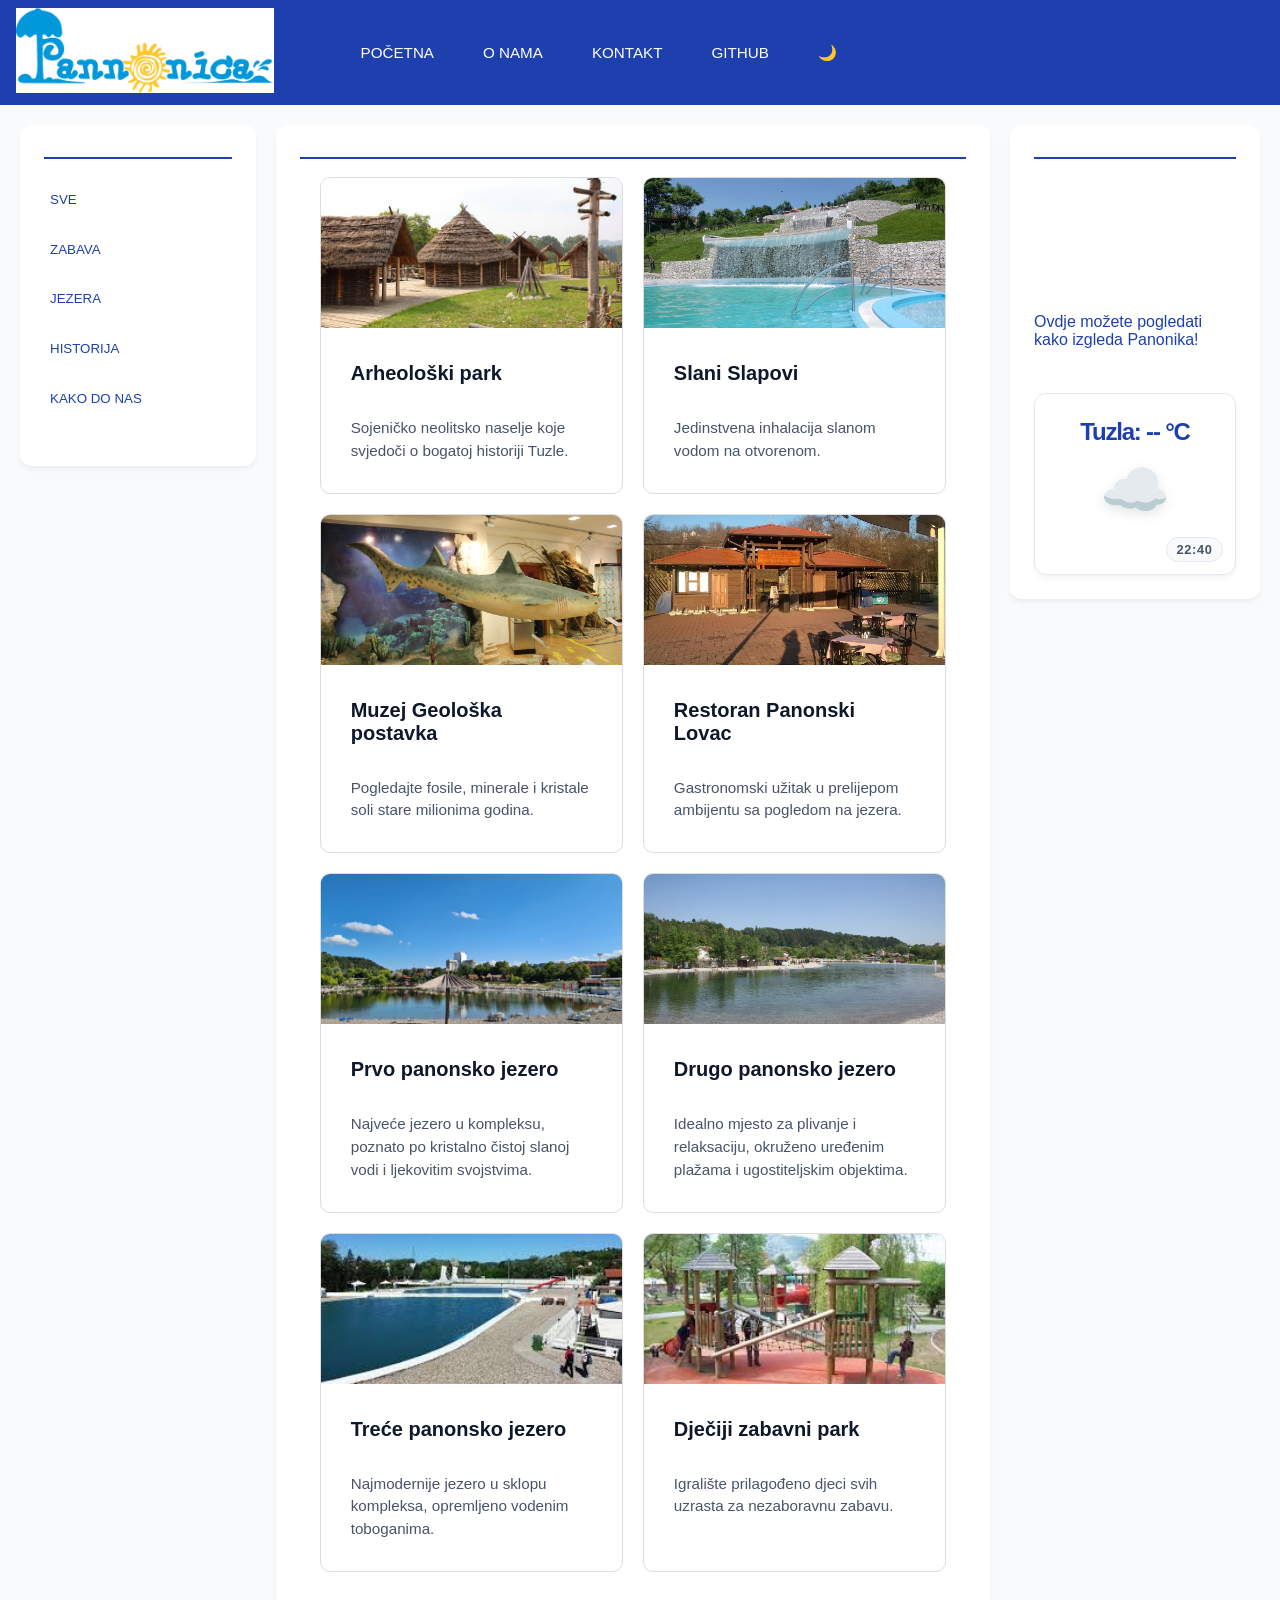
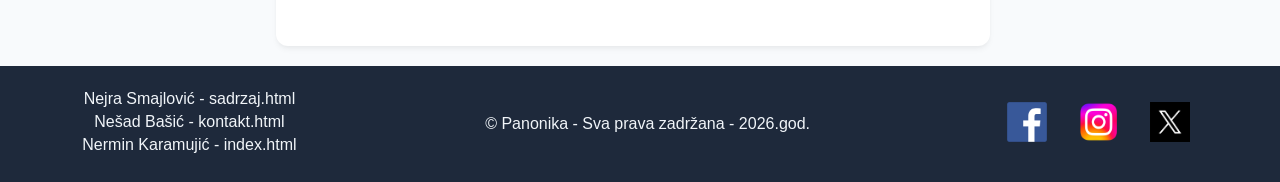
<file: index.html>
<!doctype html>
<html lang="bs">
  <head>
    <meta charset="UTF-8" />
    <meta name="viewport" content="width=device-width, initial-scale=1.0" />
    <title>Panonika Tuzla</title>

    <link rel="stylesheet" href="css/tptpstil.css" />
  </head>

  <body>
    <!-- header sa navigacijom -->
    <header id="header-container">
      <div>
        <a href="index.html"
          ><img src="images/images1.png" alt="Logo-Panonika"
        /></a>
      </div>
      <div id="drop-meni" class="tri-crtice-header">
        <span></span>
        <span></span>
        <span></span>
      </div>
      <div>
        <ul id="lista-u-headeru">
          <li>
            <a href="index.html">
              <button>POČETNA</button>
            </a>
          </li>

          <li>
            <a href="sadrzaj.html">
              <button>O NAMA</button>
            </a>
          </li>
          <li>
            <a href="kontakt.html">
              <button>KONTAKT</button>
            </a>
          </li>
          <li>
            <a
              target="_blank"
              href="https://github.com/nerminkaramujic/Grupa54-TPTP-2026"
            >
              <button>GITHUB</button>
            </a>
          </li>
          <li>
            <button id="tamna-tema-button">&#x1F319;</button>
          </li>
        </ul>
      </div>
    </header>
    <div id="glavni-container">
      <nav id="nav-na-indexu">
        <hr />

        <ul>
          <li><button id="sve-button">SVE</button></li>
          <li><button id="zabava-button">ZABAVA</button></li>
          <li><button id="jezera-button">JEZERA</button></li>
          <li><button id="historija-button">HISTORIJA</button></li>
          <li><button id="mapa-button">KAKO DO NAS</button></li>
        </ul>
      </nav>

      <main id="main-na-indexu">
        <hr />

        <section id="container-za-kartice"></section>

        <section id="container-za-kako-do-nas"></section>
      </main>

      <aside id="aside-na-indexu">
        <hr />
        <div>
          <iframe
            src="https://www.youtube-nocookie.com/embed/QECsd-wqip4"
            frameborder="0"
          ></iframe>
          <div><br />Ovdje možete pogledati kako izgleda Panonika!</div>
          <br />
        </div>

        <div id="vremenska-prognoza-container">
          <p id="aside-temperatura"></p>

          <span id="vrijeme-emotikon"></span>

          <div id="sat-container">00:00</div>
        </div>
      </aside>
    </div>
    <!-- zatvaranje diva glavni-container -->

    <footer id="footer-container">
      <div>
        <ul id="lista-u-footeru-autori">
          <li>Nejra Smajlović - sadrzaj.html</li>
          <li>Nešad Bašić - kontakt.html</li>
          <li>Nermin Karamujić - index.html</li>
        </ul>
      </div>

      <div>&copy; Panonika - Sva prava zadržana - 2026.god.</div>

      <div>
        <ul id="lista-u-footeru-slike">
          <a
            href="https://www.facebook.com/PanonikaTuzlaBiH/?locale=hr_HR"
            target="_blank"
            ><img src="images/fbimg.png" alt="facebook_logo"
          /></a>
          <a href="https://www.instagram.com/panonikatz/" target="_blank"
            ><img src="images/Instagram-Logo.png" alt="instagram_logo"
          /></a>
          <a href="https://x.com/Panonska_Jezera" target="_blank"
            ><img src="images/x_logo_avif.avif" alt="twitter_logo"
          /></a>
        </ul>
      </div>
    </footer>

    <script src="js/tptpskripte.js"></script>
  </body>
</html>
</file>
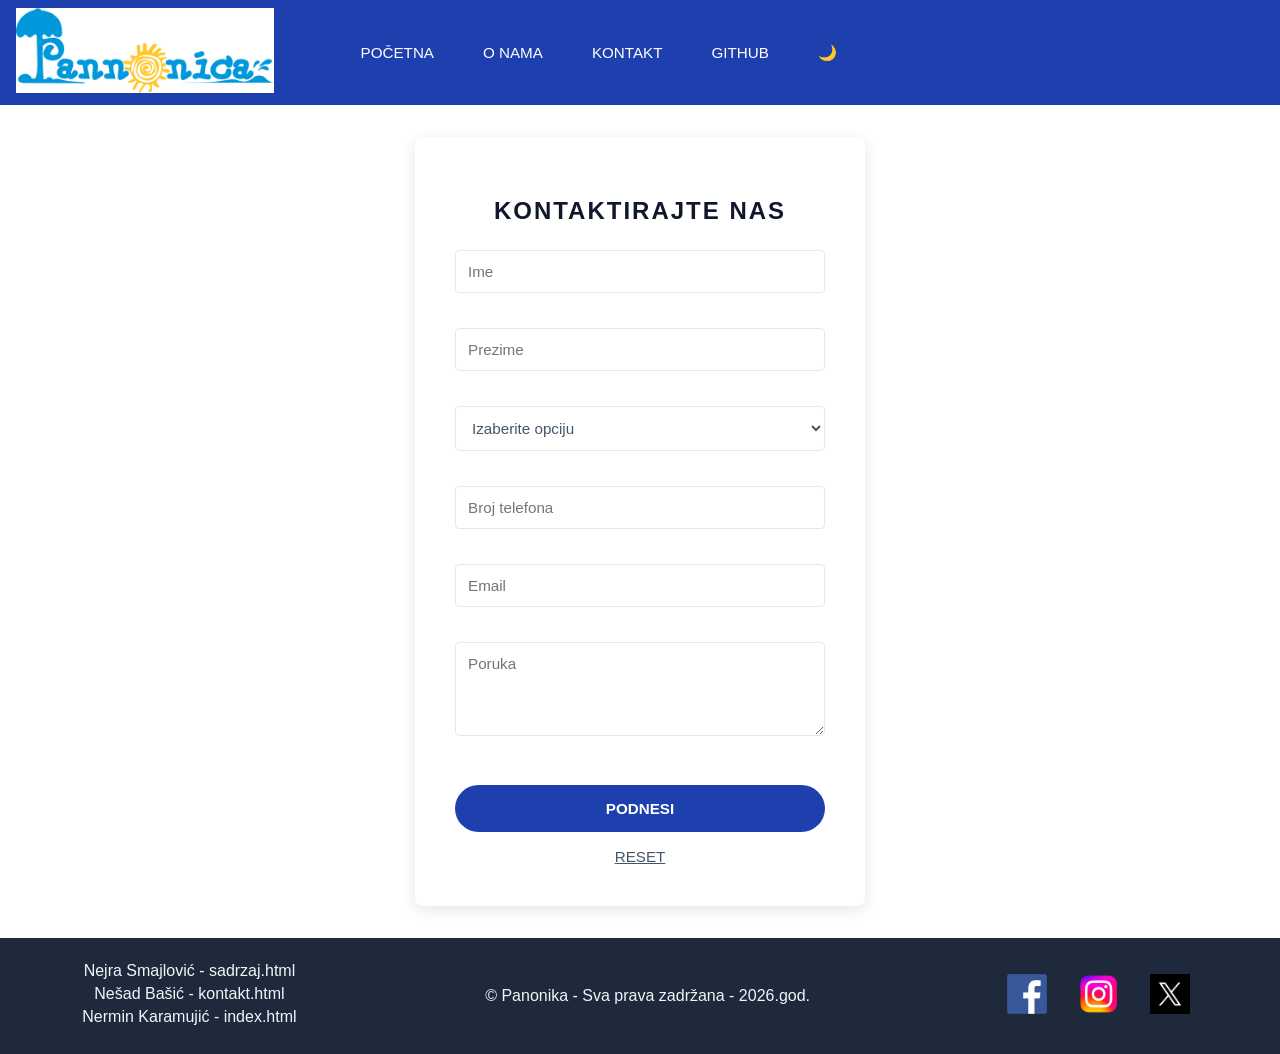
<file: kontakt.html>
<!doctype html>
<html lang="bs">
  <head>
    <meta charset="UTF-8" />
    <meta name="viewport" content="width=device-width, initial-scale=1.0" />
    <title>Panonika Tuzla</title>
    <link rel="stylesheet" href="css/tptpstil.css" />
  </head>
  <body id="tijelo-kontakt">
    <header id="header-container">
      <div>
        <a href="index.html"
          ><img src="images/images1.png" alt="Logo-Panonika"
        /></a>
      </div>
      <div id="drop-meni" class="tri-crtice-header">
        <span></span>
        <span></span>
        <span></span>
      </div>
      <div>
        <ul id="lista-u-headeru">
          <li>
            <a href="index.html">
              <button>POČETNA</button>
            </a>
          </li>

          <li>
            <a href="sadrzaj.html">
              <button>O NAMA</button>
            </a>
          </li>
          <li>
            <a href="kontakt.html">
              <button>KONTAKT</button>
            </a>
          </li>
          <li>
            <a
              target="_blank"
              href="https://github.com/nerminkaramujic/Grupa54-TPTP-2026"
            >
              <button>GITHUB</button>
            </a>
          </li>
          <li>
            <button id="tamna-tema-button">&#x1F319;</button>
          </li>
        </ul>
      </div>
    </header>

    <main class="container">
      <form id="contactForm" novalidate>
        <h2>KONTAKTIRAJTE NAS</h2>

        <section class="input-group">
          <label for="name" class="visually-hidden">Ime</label>
          <!-- Visually hidden je predlozio AI -->
          <input type="text" id="name" placeholder="Ime" autofocus />
          <!-- da se napravi jer bi bilo ljepse -->
          <span class="error-msg"></span>
        </section>

        <section class="input-group">
          <label for="surname" class="visually-hidden">Prezime</label>
          <input type="text" id="surname" placeholder="Prezime" />
          <span class="error-msg"></span>
        </section>

        <section class="input-group">
          <select id="subject">
            <option value="">Izaberite opciju</option>
            <option value="General">Generalni upit</option>
            <option value="Support">Tehnička podrška</option>
            <option value="Feedback">Povratne informacije</option>
          </select>
          <span class="error-msg"></span>
        </section>

        <section class="input-group">
          <label for="phone" class="visually-hidden">Broj telefona</label>
          <input type="text" id="phone" placeholder="Broj telefona" />
          <span class="error-msg"></span>
        </section>

        <section class="input-group">
          <label for="email" class="visually-hidden">Email</label>
          <input type="email" id="email" placeholder="Email" />
          <span class="error-msg"></span>
        </section>

        <section class="input-group">
          <label for="message" class="visually-hidden">Poruka</label>
          <textarea id="message" placeholder="Poruka" rows="4"></textarea>
          <span class="error-msg"></span>
        </section>

        <button type="submit" id="submitBtn">PODNESI</button>
        <button type="button" id="resetBtn">RESET</button>
      </form>

      <section id="successMessage" class="hidden"></section>
    </main>
  </body>
  <footer id="footer-container">
    <div>
      <ul id="lista-u-footeru-autori">
        <li>Nejra Smajlović - sadrzaj.html</li>
        <li>Nešad Bašić - kontakt.html</li>
        <li>Nermin Karamujić - index.html</li>
      </ul>
    </div>

    <div>&copy; Panonika - Sva prava zadržana - 2026.god.</div>

    <div>
      <ul id="lista-u-footeru-slike">
        <a
          href="https://www.facebook.com/PanonikaTuzlaBiH/?locale=hr_HR"
          target="_blank"
          ><img src="images/fbimg.png" alt="facebook_logo"
        /></a>
        <a href="https://www.instagram.com/panonikatz/" target="_blank"
          ><img src="images/Instagram-Logo.png" alt="instagram_logo"
        /></a>
        <a href="https://x.com/Panonska_Jezera" target="_blank"
          ><img src="images/x_logo_avif.avif" alt="twitter_logo"
        /></a>
      </ul>
    </div>
  </footer>

  <script src="js/tptpskripte.js"></script>
</html>
</file>
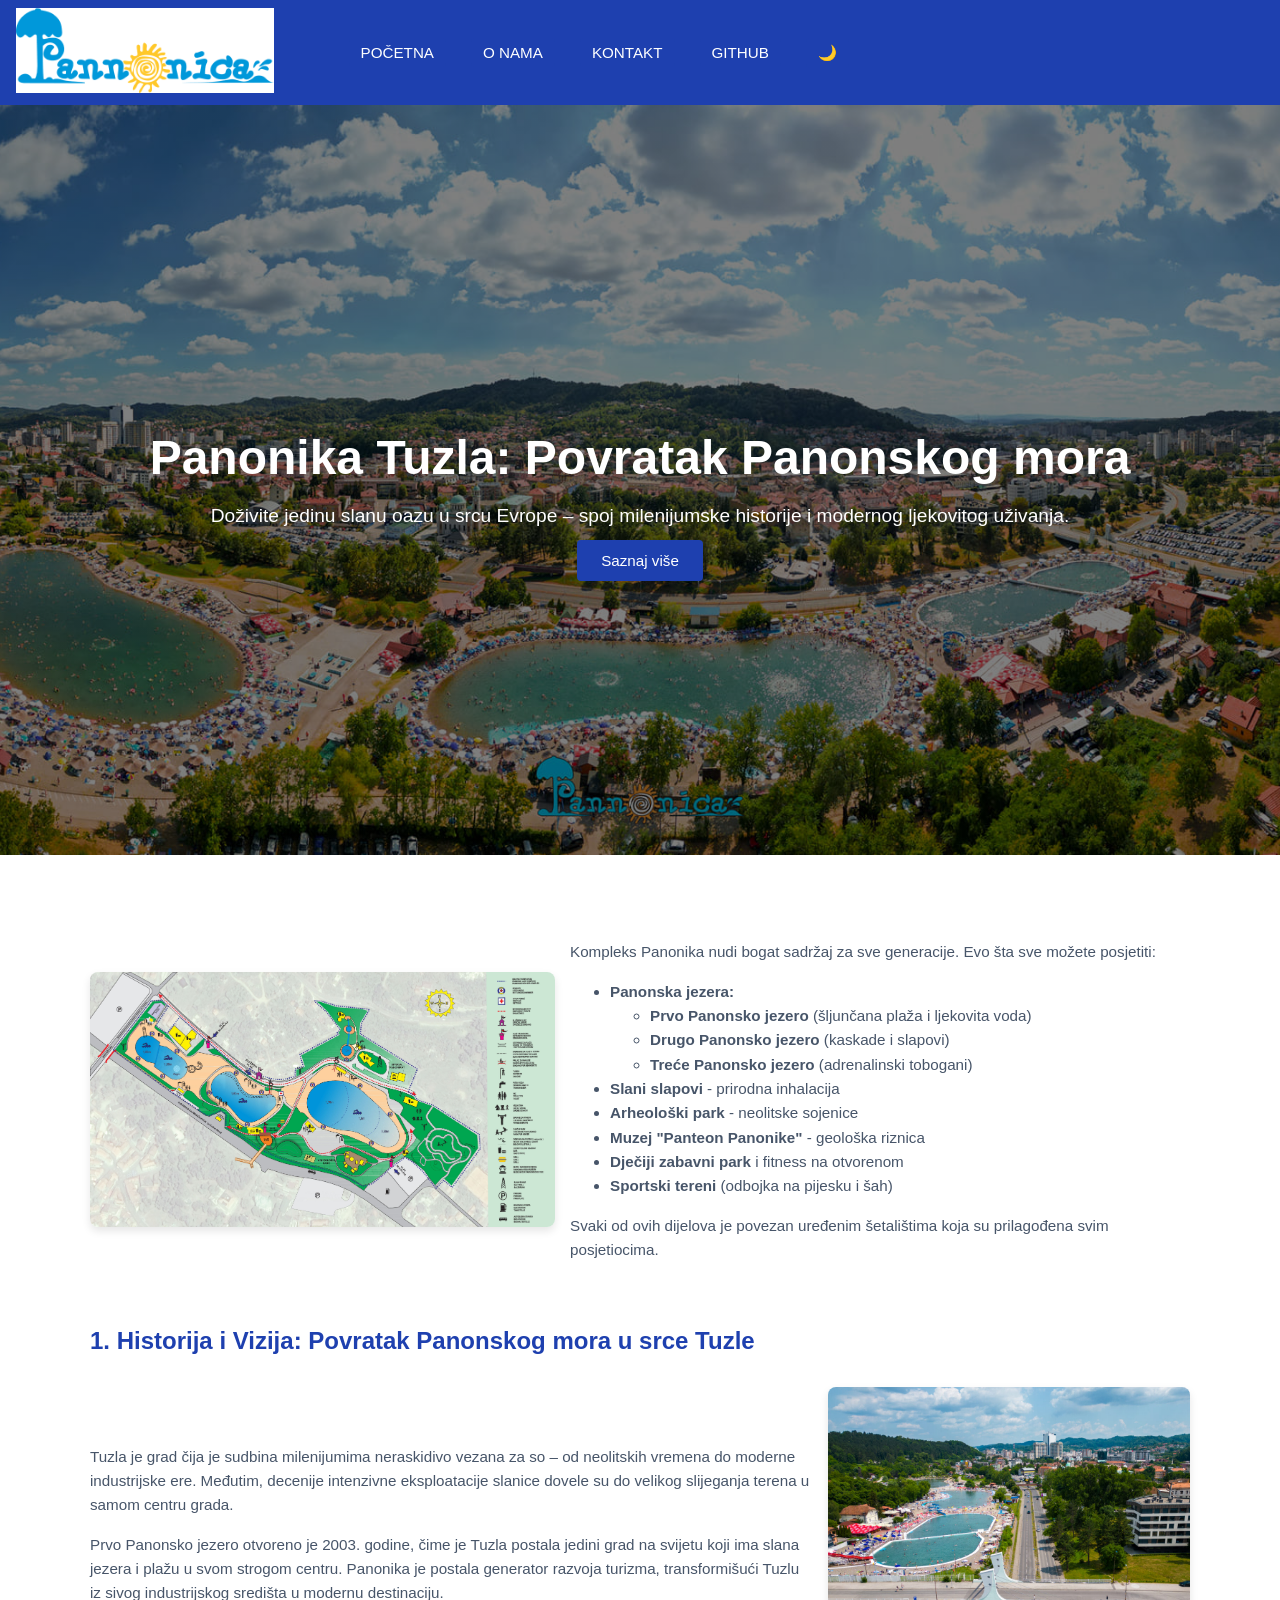
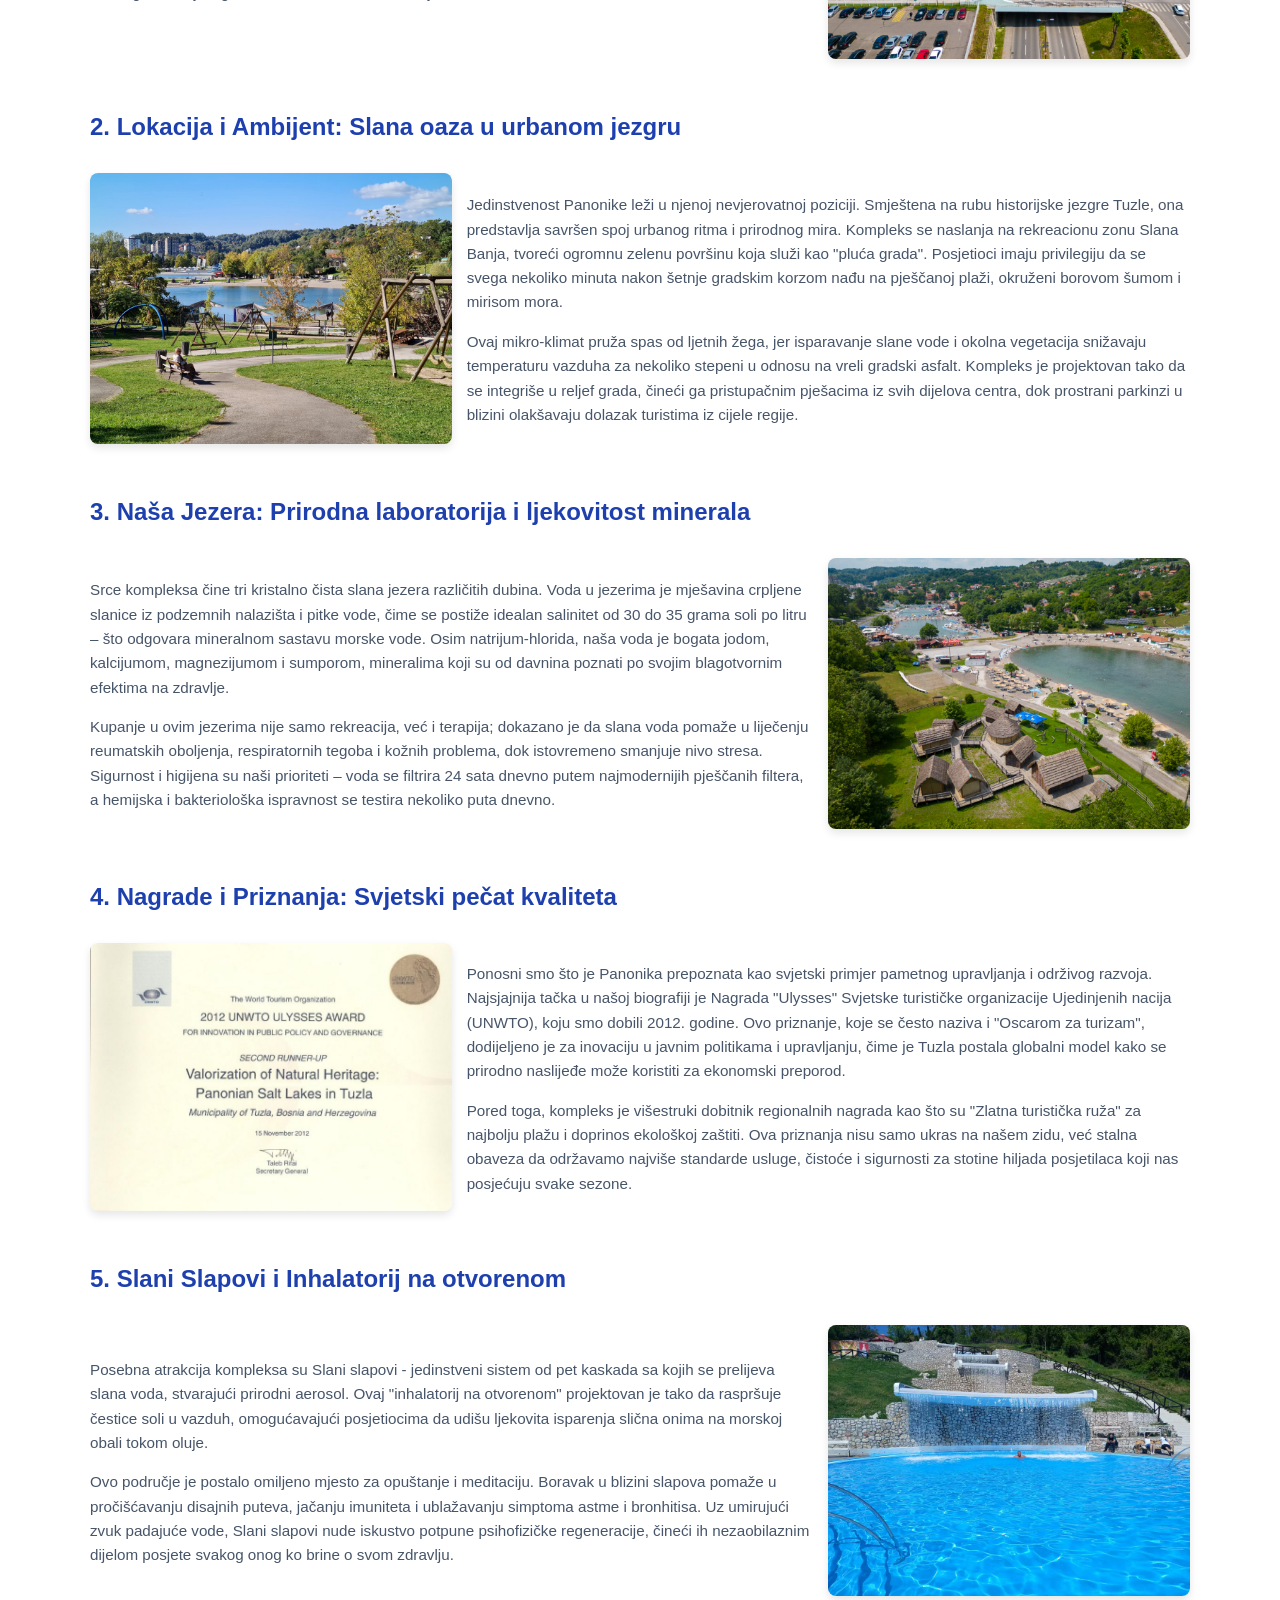
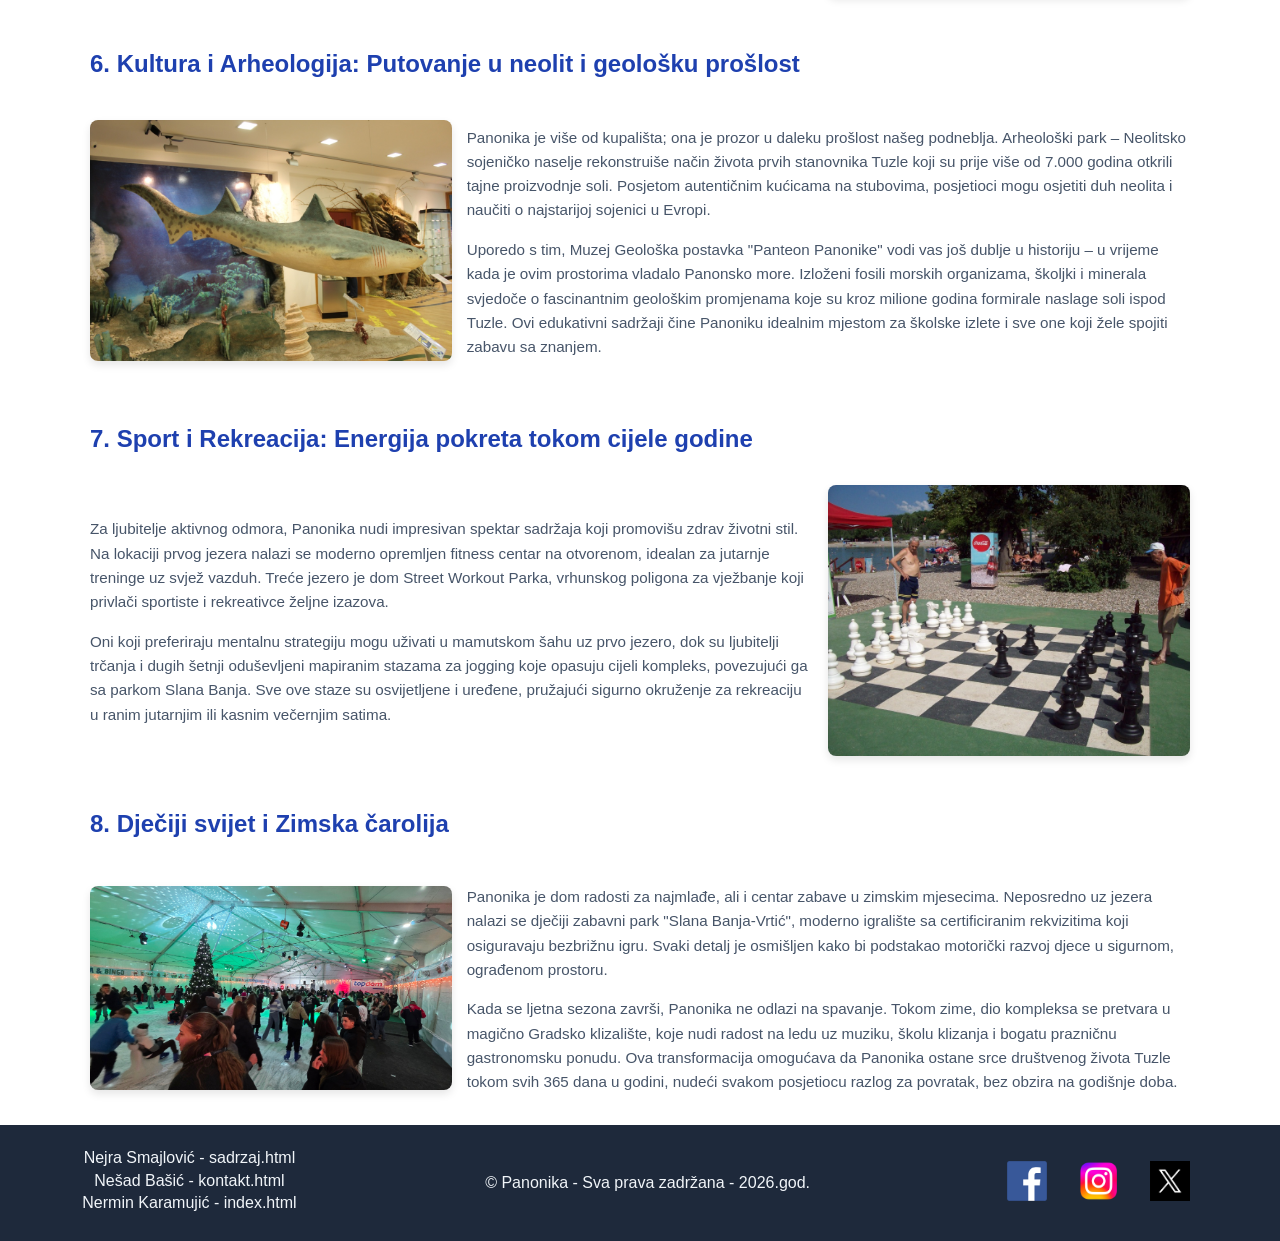
<file: sadrzaj.html>
<!doctype html>
<html lang="bs">
  <head>
    <meta charset="UTF-8" />
    <meta name="viewport" content="width=device-width, initial-scale=1.0" />
    <title>Panonika Tuzla</title>

    <link rel="stylesheet" href="css/tptpstil.css" />
  </head>

  <body>
    <button id="topBtn" title="Vrati se na vrh">↑</button>

    <header id="header-container">
      <div>
        <a href="index.html"
          ><img src="images/images1.png" alt="Logo-Panonika"
        /></a>
      </div>
      <div id="drop-meni" class="tri-crtice-header">
        <span></span>
        <span></span>
        <span></span>
      </div>
      <div>
        <ul id="lista-u-headeru">
          <li>
            <a href="index.html">
              <button>POČETNA</button>
            </a>
          </li>

          <li>
            <a href="sadrzaj.html">
              <button>O NAMA</button>
            </a>
          </li>
          <li>
            <a href="kontakt.html">
              <button>KONTAKT</button>
            </a>
          </li>
          <li>
            <a
              target="_blank"
              href="https://github.com/nerminkaramujic/Grupa54-TPTP-2026"
            >
              <button>GITHUB</button>
            </a>
          </li>
          <li>
            <button id="tamna-tema-button">&#x1F319;</button>
          </li>
        </ul>
      </div>
    </header>

    <main id="main-na-sadrzaj">
      <section class="uvodna-sekcija">
        <div class="uvodni-sadrzaj">
          <h1>Panonika Tuzla: Povratak Panonskog mora</h1>
          <p>
            Doživite jedinu slanu oazu u srcu Evrope – spoj milenijumske
            historije i modernog ljekovitog uživanja.
          </p>
          <a href="#historija" class="uvodno-dugme">Saznaj više</a>
        </div>
      </section>

      <!-- AI koristen za odabir tagova za tekstualni sadrzaj i fotografije (article i aside) -->

      <section id="mapa-i-lista" class="tekst-sekcija">
        <div class="fleks-kontejner">
          <aside class="slika-kolona">
            <img
              src="images/mapa.jpg"
              alt="Mapa kompleksa Panonska jezera"
              usemap="#panonika-lokacija"
              class="responzivna-slika"
            />

            <map name="panonika-lokacija">
              <area
                shape="rect"
                coords="390,0,2000,2000"
                alt="Pogledaj na Google Maps"
                href="https://www.google.com/maps/place/Pannonica+Salt+Lakes/@44.5394564,18.6779688,17z/data=!3m1!4b1!4m6!3m5!1s0x475ead23e6d05155:0x7ce6686458f9143!8m2!3d44.5394564!4d18.6805491!16s%2Fg%2F1yfp49pfb?entry=ttu&g_ep=EgoyMDI2MDUxMy4wIKXMDSoASAFQAw%3D%3D"
                target="_blank"
              />
            </map>
          </aside>

          <article class="tekst-kolona">
            <p>
              Kompleks Panonika nudi bogat sadržaj za sve generacije. Evo šta
              sve možete posjetiti:
            </p>

            <ul class="lista-atrakcija">
              <li>
                <strong>Panonska jezera:</strong>
                <ul>
                  <li>
                    <strong>Prvo Panonsko jezero</strong> (šljunčana plaža i
                    ljekovita voda)
                  </li>
                  <li>
                    <strong>Drugo Panonsko jezero</strong> (kaskade i slapovi)
                  </li>
                  <li>
                    <strong>Treće Panonsko jezero</strong> (adrenalinski
                    tobogani)
                  </li>
                </ul>
              </li>
              <li><strong>Slani slapovi</strong> - prirodna inhalacija</li>
              <li><strong>Arheološki park</strong> - neolitske sojenice</li>
              <li>
                <strong>Muzej "Panteon Panonike"</strong> - geološka riznica
              </li>
              <li>
                <strong>Dječiji zabavni park</strong> i fitness na otvorenom
              </li>
              <li>
                <strong>Sportski tereni</strong> (odbojka na pijesku i šah)
              </li>
            </ul>

            <p>
              Svaki od ovih dijelova je povezan uređenim šetalištima koja su
              prilagođena svim posjetiocima.
            </p>
          </article>
        </div>
      </section>

      <section id="historija" class="tekst-sekcija reveal">
        <h2>1. Historija i Vizija: Povratak Panonskog mora u srce Tuzle</h2>

        <div class="fleks-kontejner">
          <article class="tekst-kolona">
            <p>
              Tuzla je grad čija je sudbina milenijumima neraskidivo vezana za
              so – od neolitskih vremena do moderne industrijske ere. Međutim,
              decenije intenzivne eksploatacije slanice dovele su do velikog
              slijeganja terena u samom centru grada.
            </p>
            <p>
              Prvo Panonsko jezero otvoreno je 2003. godine, čime je Tuzla
              postala jedini grad na svijetu koji ima slana jezera i plažu u
              svom strogom centru. Panonika je postala generator razvoja
              turizma, transformišući Tuzlu iz sivog industrijskog središta u
              modernu destinaciju.
            </p>
          </article>

          <aside class="slika-kolona">
            <img
              src="images/lokacija.jpg"
              alt="Pogled na Panonska jezera"
              class="responzivna-slika"
            />
          </aside>
        </div>
      </section>

      <section id="lokacija" class="tekst-sekcija reveal desno">
        <h2>2. Lokacija i Ambijent: Slana oaza u urbanom jezgru</h2>

        <div class="fleks-kontejner">
          <aside class="slika-kolona">
            <img
              src="images/banja.jpg"
              alt="Rekreaciona zona Slana banja"
              class="responzivna-slika"
            />
          </aside>

          <article class="tekst-kolona">
            <p>
              Jedinstvenost Panonike leži u njenoj nevjerovatnoj poziciji.
              Smještena na rubu historijske jezgre Tuzle, ona predstavlja
              savršen spoj urbanog ritma i prirodnog mira. Kompleks se naslanja
              na rekreacionu zonu Slana Banja, tvoreći ogromnu zelenu površinu
              koja služi kao "pluća grada". Posjetioci imaju privilegiju da se
              svega nekoliko minuta nakon šetnje gradskim korzom nađu na
              pješčanoj plaži, okruženi borovom šumom i mirisom mora.
            </p>
            <p>
              Ovaj mikro-klimat pruža spas od ljetnih žega, jer isparavanje
              slane vode i okolna vegetacija snižavaju temperaturu vazduha za
              nekoliko stepeni u odnosu na vreli gradski asfalt. Kompleks je
              projektovan tako da se integriše u reljef grada, čineći ga
              pristupačnim pješacima iz svih dijelova centra, dok prostrani
              parkinzi u blizini olakšavaju dolazak turistima iz cijele regije.
            </p>
          </article>
        </div>
      </section>

      <section id="jezera" class="tekst-sekcija reveal">
        <h2>3. Naša Jezera: Prirodna laboratorija i ljekovitost minerala</h2>

        <div class="fleks-kontejner">
          <article class="tekst-kolona">
            <p>
              Srce kompleksa čine tri kristalno čista slana jezera različitih
              dubina. Voda u jezerima je mješavina crpljene slanice iz podzemnih
              nalazišta i pitke vode, čime se postiže idealan salinitet od 30 do
              35 grama soli po litru – što odgovara mineralnom sastavu morske
              vode. Osim natrijum-hlorida, naša voda je bogata jodom,
              kalcijumom, magnezijumom i sumporom, mineralima koji su od davnina
              poznati po svojim blagotvornim efektima na zdravlje.
            </p>
            <p>
              Kupanje u ovim jezerima nije samo rekreacija, već i terapija;
              dokazano je da slana voda pomaže u liječenju reumatskih oboljenja,
              respiratornih tegoba i kožnih problema, dok istovremeno smanjuje
              nivo stresa. Sigurnost i higijena su naši prioriteti – voda se
              filtrira 24 sata dnevno putem najmodernijih pješčanih filtera, a
              hemijska i bakteriološka ispravnost se testira nekoliko puta
              dnevno.
            </p>
          </article>

          <aside class="slika-kolona">
            <img
              src="images/jezera.jpg"
              alt="Fotografija jezera"
              class="responzivna-slika"
            />
          </aside>
        </div>
      </section>

      <section id="nagrade" class="tekst-sekcija reveal desno">
        <h2>4. Nagrade i Priznanja: Svjetski pečat kvaliteta</h2>

        <div class="fleks-kontejner">
          <aside class="slika-kolona">
            <img
              src="images/diploma.jpg"
              alt="Fotografija diplome"
              class="responzivna-slika"
            />
          </aside>

          <article class="tekst-kolona">
            <p>
              Ponosni smo što je Panonika prepoznata kao svjetski primjer
              pametnog upravljanja i održivog razvoja. Najsjajnija tačka u našoj
              biografiji je Nagrada "Ulysses" Svjetske turističke organizacije
              Ujedinjenih nacija (UNWTO), koju smo dobili 2012. godine. Ovo
              priznanje, koje se često naziva i "Oscarom za turizam",
              dodijeljeno je za inovaciju u javnim politikama i upravljanju,
              čime je Tuzla postala globalni model kako se prirodno naslijeđe
              može koristiti za ekonomski preporod.
            </p>
            <p>
              Pored toga, kompleks je višestruki dobitnik regionalnih nagrada
              kao što su "Zlatna turistička ruža" za najbolju plažu i doprinos
              ekološkoj zaštiti. Ova priznanja nisu samo ukras na našem zidu,
              već stalna obaveza da održavamo najviše standarde usluge, čistoće
              i sigurnosti za stotine hiljada posjetilaca koji nas posjećuju
              svake sezone.
            </p>
          </article>
        </div>
      </section>

      <section id="slani-slapovi" class="tekst-sekcija reveal">
        <h2>5. Slani Slapovi i Inhalatorij na otvorenom</h2>

        <div class="fleks-kontejner">
          <article class="tekst-kolona">
            <p>
              Posebna atrakcija kompleksa su Slani slapovi - jedinstveni sistem
              od pet kaskada sa kojih se prelijeva slana voda, stvarajući
              prirodni aerosol. Ovaj "inhalatorij na otvorenom" projektovan je
              tako da raspršuje čestice soli u vazduh, omogućavajući
              posjetiocima da udišu ljekovita isparenja slična onima na morskoj
              obali tokom oluje.
            </p>
            <p>
              Ovo područje je postalo omiljeno mjesto za opuštanje i meditaciju.
              Boravak u blizini slapova pomaže u pročišćavanju disajnih puteva,
              jačanju imuniteta i ublažavanju simptoma astme i bronhitisa. Uz
              umirujući zvuk padajuće vode, Slani slapovi nude iskustvo potpune
              psihofizičke regeneracije, čineći ih nezaobilaznim dijelom posjete
              svakog onog ko brine o svom zdravlju.
            </p>
          </article>

          <aside class="slika-kolona">
            <img
              src="images/slani-slapovi1.jpg"
              alt="Fotografija slanih slapova"
              class="responzivna-slika"
            />
          </aside>
        </div>
      </section>

      <section id="proslost" class="tekst-sekcija reveal desno">
        <h2>
          6. Kultura i Arheologija: Putovanje u neolit i geološku prošlost
        </h2>

        <div class="fleks-kontejner">
          <aside class="slika-kolona">
            <img
              src="images/muzej1.jpg"
              alt="Unustrasnjost muzeja"
              class="responzivna-slika"
            />
          </aside>

          <article class="tekst-kolona">
            <p>
              Panonika je više od kupališta; ona je prozor u daleku prošlost
              našeg podneblja. Arheološki park – Neolitsko sojeničko naselje
              rekonstruiše način života prvih stanovnika Tuzle koji su prije
              više od 7.000 godina otkrili tajne proizvodnje soli. Posjetom
              autentičnim kućicama na stubovima, posjetioci mogu osjetiti duh
              neolita i naučiti o najstarijoj sojenici u Evropi.
            </p>
            <p>
              Uporedo s tim, Muzej Geološka postavka "Panteon Panonike" vodi vas
              još dublje u historiju – u vrijeme kada je ovim prostorima vladalo
              Panonsko more. Izloženi fosili morskih organizama, školjki i
              minerala svjedoče o fascinantnim geološkim promjenama koje su kroz
              milione godina formirale naslage soli ispod Tuzle. Ovi edukativni
              sadržaji čine Panoniku idealnim mjestom za školske izlete i sve
              one koji žele spojiti zabavu sa znanjem.
            </p>
          </article>
        </div>
      </section>

      <section id="rekreacija" class="tekst-sekcija reveal">
        <h2>7. Sport i Rekreacija: Energija pokreta tokom cijele godine</h2>

        <div class="fleks-kontejner">
          <article class="tekst-kolona">
            <p>
              Za ljubitelje aktivnog odmora, Panonika nudi impresivan spektar
              sadržaja koji promovišu zdrav životni stil. Na lokaciji prvog
              jezera nalazi se moderno opremljen fitness centar na otvorenom,
              idealan za jutarnje treninge uz svjež vazduh. Treće jezero je dom
              Street Workout Parka, vrhunskog poligona za vježbanje koji
              privlači sportiste i rekreativce željne izazova.
            </p>
            <p>
              Oni koji preferiraju mentalnu strategiju mogu uživati u mamutskom
              šahu uz prvo jezero, dok su ljubitelji trčanja i dugih šetnji
              oduševljeni mapiranim stazama za jogging koje opasuju cijeli
              kompleks, povezujući ga sa parkom Slana Banja. Sve ove staze su
              osvijetljene i uređene, pružajući sigurno okruženje za rekreaciju
              u ranim jutarnjim ili kasnim večernjim satima.
            </p>
          </article>

          <aside class="slika-kolona">
            <img
              src="images/sah.jpg"
              alt="Mapa kompleksa"
              class="responzivna-slika"
            />
          </aside>
        </div>
      </section>

      <section id="dodatno" class="tekst-sekcija reveal desno">
        <h2>8. Dječiji svijet i Zimska čarolija</h2>

        <div class="fleks-kontejner">
          <aside class="slika-kolona">
            <img
              src="images/klizaliste.jpg"
              alt="Unustrasnjost muzeja"
              class="responzivna-slika"
            />
          </aside>

          <article class="tekst-kolona">
            <p>
              Panonika je dom radosti za najmlađe, ali i centar zabave u zimskim
              mjesecima. Neposredno uz jezera nalazi se dječiji zabavni park
              "Slana Banja-Vrtić", moderno igralište sa certificiranim
              rekvizitima koji osiguravaju bezbrižnu igru. Svaki detalj je
              osmišljen kako bi podstakao motorički razvoj djece u sigurnom,
              ograđenom prostoru.
            </p>
            <p>
              Kada se ljetna sezona završi, Panonika ne odlazi na spavanje.
              Tokom zime, dio kompleksa se pretvara u magično Gradsko
              klizalište, koje nudi radost na ledu uz muziku, školu klizanja i
              bogatu prazničnu gastronomsku ponudu. Ova transformacija omogućava
              da Panonika ostane srce društvenog života Tuzle tokom svih 365
              dana u godini, nudeći svakom posjetiocu razlog za povratak, bez
              obzira na godišnje doba.
            </p>
          </article>
        </div>
      </section>
    </main>

    <footer id="footer-container">
      <div>
        <ul id="lista-u-footeru-autori">
          <li>Nejra Smajlović - sadrzaj.html</li>
          <li>Nešad Bašić - kontakt.html</li>
          <li>Nermin Karamujić - index.html</li>
        </ul>
      </div>

      <div>&copy; Panonika - Sva prava zadržana - 2026.god.</div>

      <div>
        <ul id="lista-u-footeru-slike">
          <a
            href="https://www.facebook.com/PanonikaTuzlaBiH/?locale=hr_HR"
            target="_blank"
            ><img src="images/fbimg.png" alt="facebook_logo"
          /></a>
          <a href="https://www.instagram.com/panonikatz/" target="_blank"
            ><img src="images/Instagram-Logo.png" alt="instagram_logo"
          /></a>
          <a href="https://x.com/Panonska_Jezera" target="_blank"
            ><img src="images/x_logo_avif.avif" alt="twitter_logo"
          /></a>
        </ul>
      </div>
    </footer>

    <script src="js/tptpskripte.js"></script>
  </body>
</html>
</file>
<file: css/tptpstil.css>
/* Boje koje se koriste na svim stranicama */

:root {
  --header-pozadina-boja: #1e40af;
  --header-text-boja: #ffffff;
  --main-iza-kartica-boja: #f8fafc;
  --main-pozadina-boja: #ffffff;
  /* boje za tekstove */
  --main-text-primarna-boja: #1e40af;
  --main-text-sekundarna-boja: #0ea5e9;
  --naslov-u-karticama: #0f172a;
  --tekst-u-kartici: #475569;
  --tekst-u-kartici-sadrzaj: #475569;

  --footer-pozadina-boja: #1e293b;
  --footer-text-boja: #f1f5f9;
  --main-boja-kartice: #ffffff;
  --aside-prognoza-border: #e2e8f0;
  --kartica-border: #e2e8f0;
  --kontakt-boja-kartice: #ffffff;

  --glavni-font: "Inter", "Segoe UI", Tahoma, Geneva, Verdana, sans-serif;
  --standardna-velicina-fonta: 0.95rem;
  --standardni-razmak: 0.9375rem;
}

/* Nerminov dio koda je ispod. Ovo je dio css-a koji se koristi na pocetnoj stranici. */

html {
  scroll-behavior: smooth;
}

body {
  height: 100%;
  font-family: var(--glavni-font);
  margin: 0;
  padding: 0;
  display: flex;
  flex-direction: column;
  min-height: 100vh;
}

#header-container {
  display: flex;
  align-items: center;
  background-color: var(--header-pozadina-boja);
  gap: 2.188rem;
  padding: 0.5rem 1rem;
  position: sticky;
  top: 0;
  z-index: 232;
}

#header-container img {
  height: 5.313rem;
}

#lista-u-headeru {
  display: flex;
  list-style: none;
  gap: 1.563rem;
}

#lista-u-headeru button a {
  text-decoration: none;
  color: var(--header-text-boja);
}

#lista-u-headeru button a:hover {
  color: var(--header-pozadina-boja);
  transition: 0.5s ease;
}

#lista-u-headeru button {
  background-color: var(--header-pozadina-boja);
  padding: 0.375rem 0.75rem;
  border: none;
  border-radius: 0.25rem;
  color: var(--header-text-boja);
  cursor: pointer;
  font-size: var(--standardna-velicina-fonta);
}

#lista-u-headeru button:hover {
  background-color: var(--header-text-boja);
  color: var(--header-pozadina-boja);
  transition: 0.336s ease;
}

.tri-crtice-header {
  display: none;
  flex-direction: column;
  gap: 5px;
  cursor: pointer;
  margin-left: auto;
}

.tri-crtice-header span {
  width: 30px;
  height: 3px;
  background-color: var(--header-text-boja);
  transition: all 0.3s ease;
  transform-origin: center;
}
/* AI Pomogao u realizaciji ideje za X dugme */
.tri-crtice-header.pretvoriUX span:nth-child(1) {
  transform: rotate(45deg) translateY(11px);
}

.tri-crtice-header.pretvoriUX span:nth-child(2) {
  opacity: 0;
}

.tri-crtice-header.pretvoriUX span:nth-child(3) {
  transform: rotate(-45deg) translateY(-11px);
}

#glavni-container {
  display: grid;
  grid-template-columns: minmax(12.5rem, 0.33fr) 1fr minmax(15.625rem, 0.33fr);
  gap: 1.25rem;
  padding: 1.25rem;
  min-height: 80vh;
  background-color: var(--main-iza-kartica-boja);
  color: var(--main-text-primarna-boja);
}

#nav-na-indexu,
#aside-na-indexu {
  position: sticky; /* nzm da li bi ostavio da se ne krece*/
  top: 7rem;
  align-self: start;
  max-height: calc(
    100vh - 8rem
  ); /* Gemini odredio visinu nav-a i asid-a tako da ne idu preko */
  overflow-y: auto;
}

#nav-na-indexu ul {
  padding: 0;
  margin-top: 0;
  display: flex;
  list-style: none;
  flex-direction: column;
}

#nav-na-indexu button {
  color: var(--main-text-primarna-boja);
  width: 100%;
  height: 2.8rem;
  border: none;
  text-align: left;
  background-color: var(--main-pozadina-boja);
  cursor: pointer;
  background-color: transparent;
  border-radius: 8px;
  margin-bottom: 5px;
  transition: all 0.3s;
  font-weight: 500;
}

#nav-na-indexu button:hover {
  background-color: var(--main-text-primarna-boja);
  color: var(--footer-text-boja);
  transition: 0.336s ease;
  background-color: var(--main-text-primarna-boja);
  padding-left: 15px;
}

#container-za-kartice {
  display: grid;
  grid-template-columns: repeat(auto-fill, minmax(15.625rem, 1fr));
  gap: 1.25rem;
  padding: 1.25rem;
  padding-top: 0;
  padding-bottom: 2.5rem;
}

.kartica {
  border: 1px solid #ddd;
  border-radius: 10px;
  overflow: hidden;
  background: var(--main-boja-kartice);
  transition: transform 0.3s ease;
}

.kartica:hover {
  transform: translateY(-6px);
}

.kartica img {
  width: 100%;
  height: 9.375rem;
  object-fit: cover;
  transition: transform 0.5s ease;
}

.kartica img:hover {
  transform: scale(1.05);
}

.kartica h3,
.kartica p,
.kartica a {
  padding: 0.625rem;
}

.kartica a {
  display: block;
  width: 100%;
  padding: 0;
  margin: 0;
}

.opis-kartice {
  padding: 1.25rem;
  display: flex;
  flex-direction: column;
  gap: 0.75rem;
}

.opis-kartice h3 {
  margin: 0;
  font-size: 1.25rem;
  color: var(--naslov-u-karticama); /**/
}

.opis-kartice p {
  margin: 0;
  font-size: 0.95rem;
  color: var(--tekst-u-kartici);
  line-height: 1.5;
  flex-grow: 1;
}

#kako-do-nas-iframe {
  width: 100%;
  height: 35rem;
  border: none;
}

.mapa-naslov {
  margin-top: 0;
}

#nav-na-indexu,
#main-na-indexu,
#aside-na-indexu {
  background-color: var(--main-pozadina-boja);
  padding: 1.5rem;
  border-radius: 12px;
  display: flex;
  flex-direction: column;
  gap: 0.625rem;

  box-shadow:
    0 4px 6px -1px rgba(0, 0, 0, 0.05),
    0 2px 4px -1px rgba(0, 0, 0, 0.03); /* vrijednosti za box shadow odredio AI */
}

#nav-na-indexu hr,
#main-na-indexu hr,
#aside-na-indexu hr {
  background-color: var(--main-text-primarna-boja);
  border: none;
  height: 2px;
  width: 100%;
}

#aside-na-indexu iframe {
  max-width: 100%;
  aspect-ratio: 16 / 9;
}

#vremenska-prognoza-container {
  position: relative;
  background-color: var(--main-boja-kartice);
  color: var(--naslov-u-karticama);
  border: 1px solid var(--kartica-border);
  border-radius: 12px;
  padding: 1.5rem;
  display: flex;
  flex-direction: column;
  align-items: center;
  justify-content: center;
  gap: 0.5rem;
  box-shadow: 0 4px 6px -1px rgba(0, 0, 0, 0.05);
  margin-top: 1rem;
  min-height: auto;
  padding-bottom: 3rem;
}

#vremenska-prognoza-container p {
  font-size: 1.5rem;
  font-weight: 700;
  margin: 0;
  color: var(--main-text-primarna-boja);
  letter-spacing: -0.05em;
}

#vrijeme-emotikon {
  font-size: 3.5rem;
  line-height: 1;
  margin: 0.5rem 0;
  filter: drop-shadow(0 4px 6px rgba(0, 0, 0, 0.1));
}

#sat-container {
  position: absolute;
  bottom: 12px;
  right: 12px;
  font-size: 0.8rem;
  font-weight: 600;
  background-color: var(--main-iza-kartica-boja);
  color: var(--tekst-u-kartici);
  padding: 0.25rem 0.6rem;
  border-radius: 20px;
  border: 1px solid var(--kartica-border);
  letter-spacing: 0.05em;
}

#footer-container {
  display: flex;
  background-color: var(--footer-pozadina-boja);
  justify-content: space-around;
  align-items: center;
  color: var(--footer-text-boja);
  padding: 1.5rem 0;
  gap: 1.5rem;
}

#lista-u-footeru-autori {
  list-style: none;
  padding: 0;
  margin: 0;
  text-align: center;
}

#lista-u-footeru-autori li {
  margin-bottom: 0.3rem;
}

#lista-u-footeru-slike {
  list-style: none;
  padding: 0;
  margin: 0;
  display: flex;
  justify-content: center;
  align-items: center;
}

#lista-u-footeru-slike a img {
  height: 2.5rem;
  margin: 0 0.5rem;
  transition: transform 0.2s;
}

#lista-u-footeru-slike a img:hover {
  transform: scale(1.1);
}

/* asdasdasdada */

body.tamna-tema {
  --header-pozadina-boja: #0b1118;
  --footer-pozadina-boja: #0b1118;
  --main-iza-kartica-boja: #0f172a;
  --main-pozadina-boja: #1e293b;
  --main-boja-kartice: #1e293b;
  --header-text-boja: #f8fafc;
  --footer-text-boja: #cbd5e1;
  --main-text-primarna-boja: #38bdf8;
  --naslov-u-karticama: #38bdf8;
  --tekst-u-kartici: #94a3b8;
  --kartica-border: #334155;
  --aside-prognoza-border: #38bdf8;
  --main-text-sekundarna-boja: #7dd3fc;
  --tekst-u-kartici-sadrzaj: #ffffff;
  --kontakt-boja-kartice: #334155;
}

@media (prefers-color-scheme: dark) {
  :root:not(.svijetla-tema) {
    /*AI Popravio nije radilo, mijenjala je se ikonica ali ne i tema*/
    --header-pozadina-boja: #0b1118;
    --footer-pozadina-boja: #0b1118;
    --main-iza-kartica-boja: #0f172a;
    --main-pozadina-boja: #1e293b;
    --main-boja-kartice: #1e293b;
    --header-text-boja: #f8fafc;
    --footer-text-boja: #cbd5e1;
    --main-text-primarna-boja: #38bdf8;
    --naslov-u-karticama: #38bdf8;
    --tekst-u-kartici: #94a3b8;
    --kartica-border: #334155;
    --aside-prognoza-border: #38bdf8;
    --main-text-sekundarna-boja: #7dd3fc;
    --tekst-u-kartici-sadrzaj: #ffffff;
    --kontakt-boja-kartice: #334155;
  }
}

@media screen and (min-width: 600px) and (max-width: 900px) {
  #glavni-container {
    grid-template-columns: 12.5rem 1fr;
  }

  #nav-na-indexu {
    grid-row: span 2;
  }

  #main-na-indexu {
    grid-column: 2;
  }

  #aside-na-indexu {
    grid-column: 2;
    position: static;
    max-height: none;
  }
}

@media screen and (max-width: 600px) {
  #glavni-container {
    grid-template-columns: 1fr;
  }

  #nav-na-indexu,
  #main-na-indexu,
  #aside-na-indexu {
    grid-column: 1;

    position: static;
    max-height: none;
    width: 94%;

    margin-bottom: 1rem;
    padding-right: 1rem;
    padding-left: 1rem;
  }

  #footer-container {
    flex-direction: column;
    text-align: center;
    padding: 2rem 1rem;
    gap: 1.5rem;
  }
}

@keyframes dropMeniAnimacija {
  /* Animacija napravljena uz pomoc AI-a */
  0% {
    opacity: 0;
    transform: translateY(-20px);
  }
  100% {
    opacity: 1;
    transform: translateY(0);
  }
}

@media screen and (max-width: 900px) {
  .tri-crtice-header {
    display: flex;
  }

  #lista-u-headeru {
    border-top-style: solid;
    border-top-color: var(--header-text-boja);
    border-top-width: 1px;
    padding-top: 0;
    margin-top: 0;
    display: none;
    position: absolute;
    top: 100%;
    left: 0;
    width: 100%;
    background-color: var(--header-pozadina-boja);
    flex-direction: column;
    gap: 0;
    padding: 0;
    z-index: 100000;
  }

  #lista-u-headeru.show {
    display: flex;
    animation: dropMeniAnimacija 0.28s ease-out forwards;
  }

  #lista-u-headeru li button {
    border-bottom-style: solid;
    border-bottom-color: var(--header-pozadina-boja);
    border-bottom-width: 2px;
    width: 100%;
    text-align: left;
    border-radius: 0;
    padding: 1.2rem;
  }
}

/*Nerminov dio koda je gore - to je kod za index.html. Takodjer tu se nalaze klase koje se koriste na sve tri stranice kao sto su predefinisane boje, klase za header itd.*/

/* Nejrin dio css-a se nalazi ispod ovog komentara. Tu se nalazi sav css potreban za sadrzaj.html*/

#main-na-sadrzaj {
  background-color: var(--main-pozadina-boja);
}

#topBtn {
  display: none;
  position: fixed;
  bottom: 20px;
  right: 30px;
  z-index: 99;
  background-color: #2c3e50;
  color: white;
  border: none;
  padding: 15px;
  border-radius: 50%;
  cursor: pointer;
  opacity: 0.8;
}

#topBtn:hover {
  background-color: var(--main-text-sekundarna-boja);
  transform: scale(1.1);
}

/* AI koristen za precizno definisanje transformacija i tranzicija kod reveal animacija */
.reveal {
  opacity: 0;
  transform: translateX(-100px);
  transition: all 1s ease-out;
}

.reveal.desno {
  transform: translateX(100px); /* Pozitivna vrijednost ide udesno */
}

.reveal.active {
  opacity: 1;
  transform: translateX(0);
}

.uvodna-sekcija {
  height: 80vh; /* Visina sekcije */
  background-image:
    linear-gradient(to bottom, rgba(0, 0, 0, 0.5), rgba(0, 0, 0, 0.5)),
    url("../images/slika-uvodna.jpg");
  background-size: cover;
  background-position: center;
  display: flex;
  justify-content: center;
  align-items: center;
  text-align: center;
  color: white;
  font-family: var(--glavni-font);
  padding: var(--standardni-razmak);
}

.uvodni-sadrzaj h1 {
  font-size: 3rem;
  color: white;
  margin-bottom: var(--standardni-razmak);
}

.uvodni-sadrzaj p {
  font-size: 1.2rem;
  margin-bottom: 25px;
}

.uvodno-dugme {
  background-color: var(--main-text-primarna-boja);
  color: white;
  padding: 12px 24px;
  text-decoration: none;
  border-radius: 4px;
  font-size: var(--standardna-velicina-fonta);
  transition:
    transform 0.3s ease,
    background-color 0.3s ease;
}

.uvodno-dugme:hover {
  background-color: var(
    --main-text-sekundarna-boja
  ); /* Promjena u narandžastu na hover */
  transform: scale(1.05);
}

#mapa-i-lista {
  margin-top: 50px;
  padding-top: 20px;
}

/* AI koristen za rjesavanje preklapanja headera i naslova pomocu scroll-margin-top */
.tekst-sekcija {
  padding: var(--standardni-razmak);
  max-width: 1100px;
  margin: 0 auto;
  font-family: var(--glavni-font);
  scroll-margin-top: 110px; /* Ovo 'gura' naslov ispod headera pri kliku na dugme (koristen AI) */
}

.tekst-sekcija h2 {
  color: var(--main-text-primarna-boja);
  margin-bottom: 20px;
  border-bottom: 2px solid var(--main-pozadina-boja);
  padding-bottom: 10px;
}

/* AI asistencija: Podešavanje gap i flex-wrap atributa za stabilan raspored kolona */
.fleks-kontejner {
  display: flex;
  align-items: center;
  flex-direction: row;
  gap: var(--standardni-razmak);
  flex-wrap: wrap;
}

.tekst-kolona {
  flex: 2;
  min-width: 300px;
  line-height: 1.6;
  font-size: var(--standardna-velicina-fonta);
  color: var(--tekst-u-kartici-sadrzaj);
}

.slika-kolona {
  flex: 1;
  min-width: 280px;
}

/* AI asistencija: Definisanje atributa za sjenu (box-shadow) i zaobljenje ivica radi bolje estetike */
.responzivna-slika {
  width: 100%;
  height: auto;
  border-radius: 8px;
  box-shadow: 0 4px 8px rgba(0, 0, 0, 0.1);
  transition: transform 0.3s ease;
}

/* Povećavamo širinu kolone sa slikom za ovu specifičnu sekciju */
#mapa-i-lista .slika-kolona {
  flex: 1.5;
}

#mapa-i-lista .responzivna-slika {
  width: 100%;
  max-width: 800px;
  height: auto;
  border-radius: 8px;
}

/* AI asistencija: Osiguravanje da Image Map bude na vrhu i da se kursor ispravno prikazuje */
.mapa-kontejner {
  position: relative;
  z-index: 5;
}

map area {
  cursor: pointer !important;
}

/* AI asistencija: Postavljanje flex-wrap i flex-direction pravila za mobilne uredjaje*/
@media screen and (max-width: 768px) {
  .fleks-kontejner {
    flex-direction: column;
    text-align: center;
    gap: 20px;
  }

  .tekst-kolona,
  .slika-kolona {
    flex: none;
    width: 100%;
    min-width: 100%;
  }

  .reveal,
  .reveal.desno {
    transform: translateY(30px);
    opacity: 0;
  }

  .reveal.active {
    transform: translateY(0);
    opacity: 1;
  }
}

/* Nejrin dio css-a je iznad */

/* Nesadov dio css-a se nalazi ispod. To je dio css-a koji se koristi na stranici kontakt.html */

.container {
  background: var(--kontakt-boja-kartice);
  padding: 40px;
  border-radius: 8px;
  box-shadow: 0 4px 15px rgba(0, 0, 0, 0.1); /* AI je pomogao napraviti rgba */
  width: 100%;
  max-width: 450px;
  text-align: center;
  margin: 2rem auto;
}

.container h2 {
  margin-bottom: 25px;
  color: var(--naslov-u-karticama);
  letter-spacing: 2px;
  font-family: var(--glavni-font);
}

.input-group {
  margin-bottom: var(--standardni-razmak);
  text-align: left;
}

#tijelo-kontakt {
  background-color: var(--main-pozadina-boja);
  height: 100%;
  font-family: var(--glavni-font);
  margin: 0;
  padding: 0;
  display: flex;
  flex-direction: column;
  min-height: 100vh;
}

/* Nermin doradio naknadno zbog problema sa footerom */

#tijelo-kontakt .container {
  flex: 1;
  display: flex;
  flex-direction: column;
  justify-content: center;
  align-items: center;
  width: 100%;
  max-width: 450px;
  margin: 2rem auto;
  box-sizing: border-box;
}

#contactForm {
  width: 100%;
}

input,
select,
textarea {
  width: 100%;
  padding: 12px;
  border: 1px solid var(--kartica-border);
  border-radius: 4px;
  box-sizing: border-box; /* Važno za širinu */
  outline: none;
  font-family: var(--glavni-font);
  font-size: var(--standardna-velicina-fonta);
  background-color: var(--main-pozadina-boja);
  color: var(--tekst-u-kartici);
}

input.error-border,
select.error-border,
textarea.error-border {
  border: 2px solid #ff5252;
}

.error-msg {
  color: #ff5252;
  font-size: 12px;
  display: block;
  margin-top: 5px;
  min-height: 15px;
}

#submitBtn {
  background-color: var(--main-text-primarna-boja);
  color: var(--header-text-boja);
  border: none;
  padding: 15px;
  width: 100%;
  border-radius: 25px;
  font-weight: bold;
  cursor: pointer;
  margin-top: 10px;
  font-size: var(--standardna-velicina-fonta);
  transition:
    background 0.3s,
    transform 0.2s;
}

#submitBtn:hover {
  background-color: var(--main-text-sekundarna-boja);
  transform: scale(1.02);
}

#resetBtn {
  background: none;
  border: none;
  color: var(--tekst-u-kartici);
  margin-top: 15px;
  cursor: pointer;
  text-decoration: underline;
  font-size: var(--standardna-velicina-fonta);
}

.hidden {
  display: none;
}

#successMessage {
  background: #e8f5e9;
  color: #2e7d32;
  padding: 20px;
  border-radius: 8px;
  margin-top: 20px;
  font-family: var(--glavni-font);
}

/* Media Querries ( AI je pomogao ) */

/* Mobitel (<600px) */
@media screen and (max-width: 599px) {
  .container {
    /* promjene samo za mobitel */
  }
}

/* Tablet (600px - 900px) */
@media screen and (min-width: 600px) and (max-width: 900px) {
  .container {
    /* promjene samo za tablet */
  }
}

/* Desktop (>900px) */
@media screen and (min-width: 901px) {
  .container {
    /* promjene samo za desktop */
  }
}

/* AI je pomogao da se napravi ovaj dio koda da se sakriju labele */
.visually-hidden {
  position: absolute;
  width: 1px;
  height: 1px;
  overflow: hidden;
  clip: rect(0, 0, 0, 0);
  white-space: nowrap;
}
</file>
